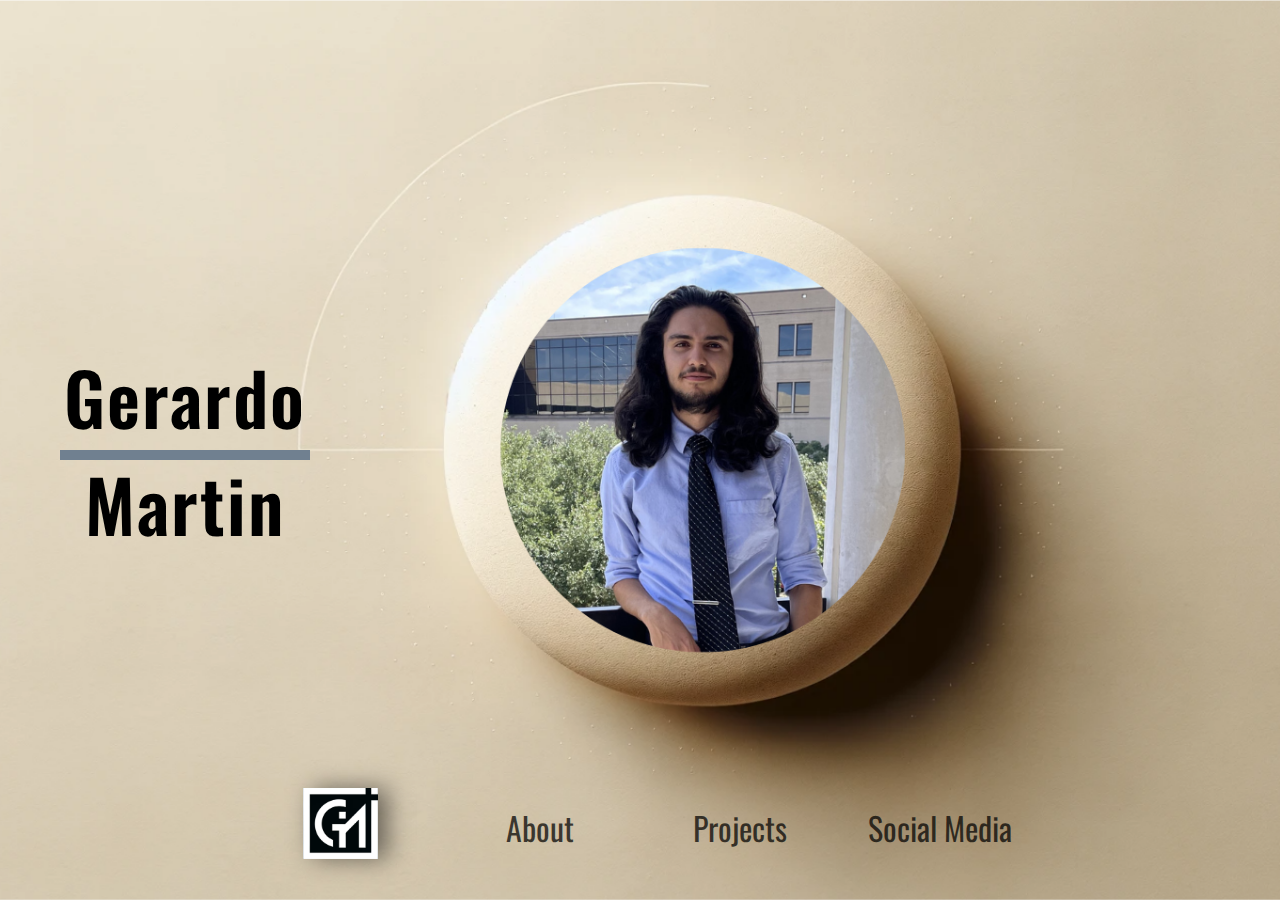
<file: index.html>
<!DOCTYPE html>
<html lang="en">

<head>
    <meta charset="UTF-8">
    <meta http-equiv="X-UA-Compatible" content="IE=edge">
    <meta name="viewport" content="width=device-width, initial-scale=1.0">
    <link rel="stylesheet" href="style.css">
    <title>Gerardo Martin</title>
</head>

<body>
    
    <nav>
        <ul>
            <li class="nav-link"><a href="index.html"><img id="logo" src="images/GM-logo-cropped.png" alt="logo"></a></li>
            <li class="nav-link"><a href="about.html">About</a></li>
            <li class="nav-link"><a href="projects.html">Projects</a></li>
            <li class="nav-link"><a>Social Media</a></li>
        </ul>
    </nav>

    <div class="background">
        <div class="home-container">
            <div class="name-container">
                <h2 id="first-name">Gerardo</h2>
                <h2>Martin</h2>
            </div>
        </div>
    </div>
    
    

</body>

</html>
</file>
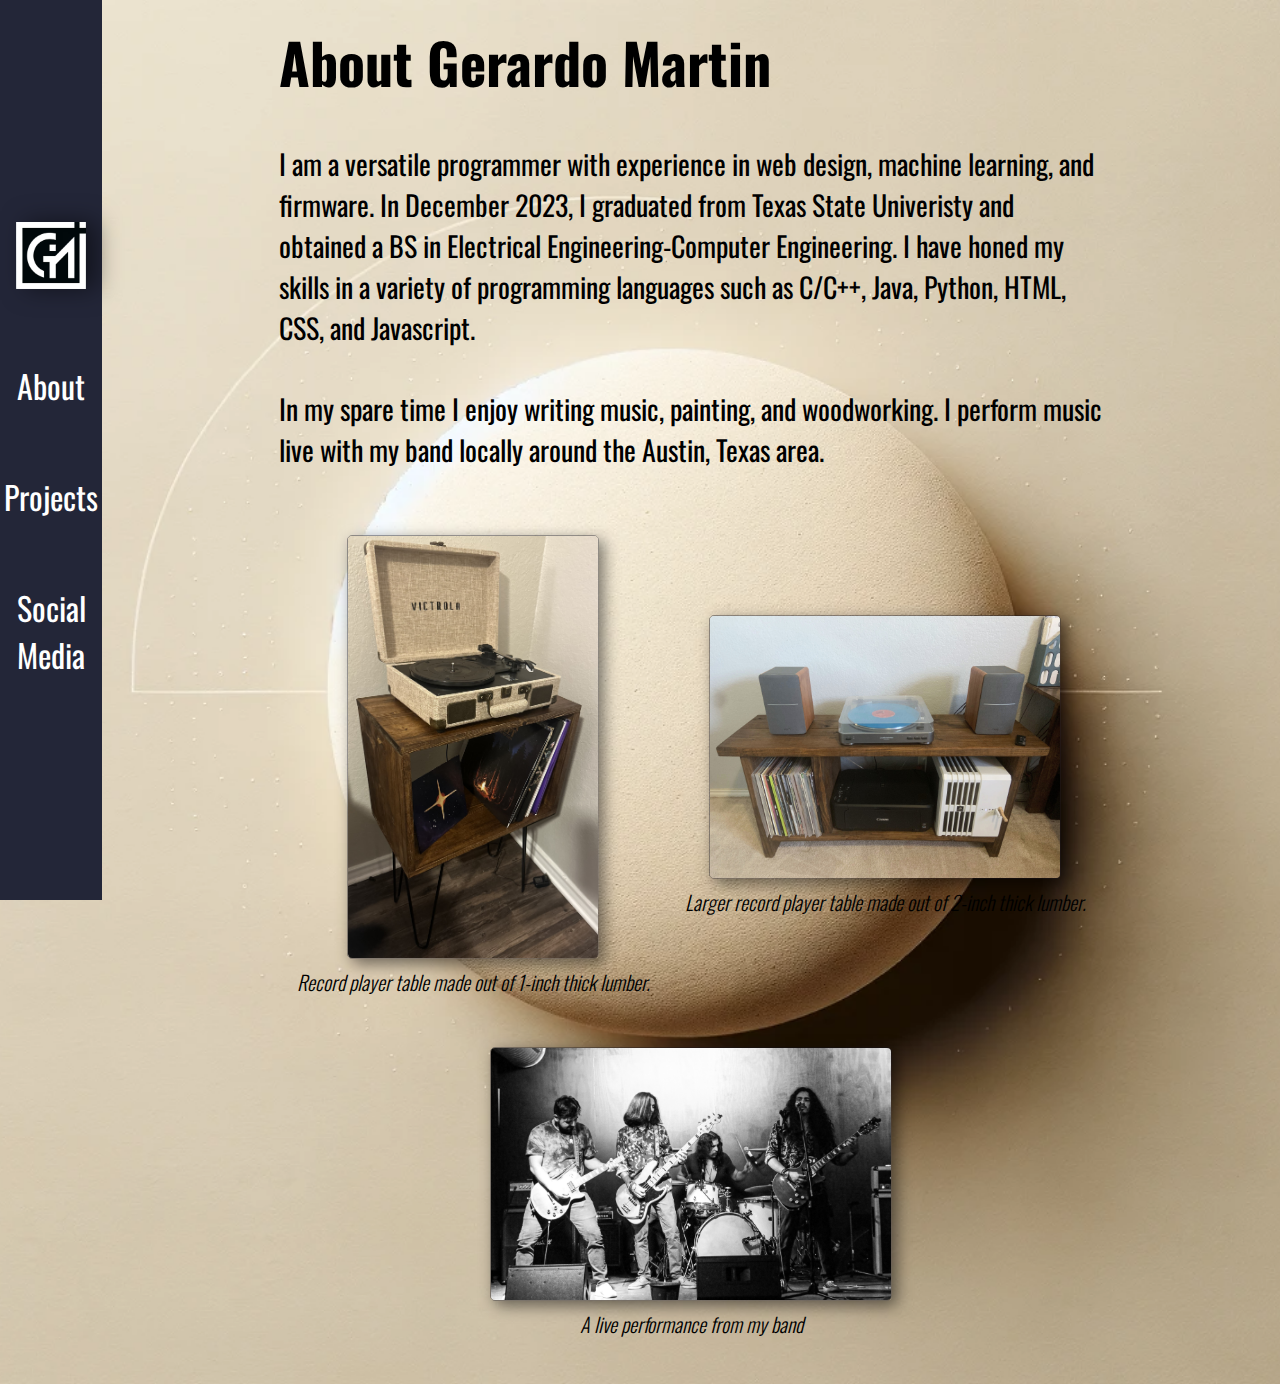
<file: about.html>
<!DOCTYPE html>
<html lang="en">
<head>
    <meta charset="UTF-8">
    <meta http-equiv="X-UA-Compatible" content="IE=edge">
    <meta name="viewport" content="width=device-width, initial-scale=1.0">
    <link rel="stylesheet" href="style.css">
    <title>About Gerardo Martin</title>
</head>
<body>

    <nav class="side-nav">
        <ul>
            <li class="nav-link"><a href="index.html"><img id="logo" src="images/GM-logo-cropped.png" alt="logo"></a></li>
            <li class="nav-link"><a href="about.html">About</a></li>
            <li class="nav-link"><a href="projects.html">Projects</a></li>
            <li class="nav-link"><a>Social Media</a></li>
        </ul>
    </nav>

    <div class="about-content">
        <h1 class="header">About Gerardo Martin</h1>
        <p>I am a versatile programmer with experience in web design, machine learning, and firmware. 
            In December 2023, I graduated from Texas State Univeristy and obtained a BS in Electrical Engineering-Computer Engineering. I have honed my skills in a variety of programming languages such as C/C++, Java,
            Python, HTML, CSS, and Javascript.
        </p>
        <p>In my spare time I enjoy writing music, painting, and woodworking. I perform music live with my band locally around the Austin, Texas area.</p>
        <div class="photo-grid">
            <div class="grid-item"><img src="images/record-player-table.jpg" alt="record-player-table" id="record-table">
                <p>Record player table made out of 1-inch thick lumber.</p>
            </div>
            <div class="grid-item"><img src="images/IMG_2690.jpg" alt="record-player-table" id="tito-record-table">
                <p>Larger record player table made out of 2-inch thick lumber.</p>
            </div>
            <div class="grid-item"><img src="images/IMG_4790.JPG" alt="band-performing" id="band">
                <p>A live performance from my band</p>
            </div>
            
            
            
        </div>
    </div>


    
</body>
</html>
</file>
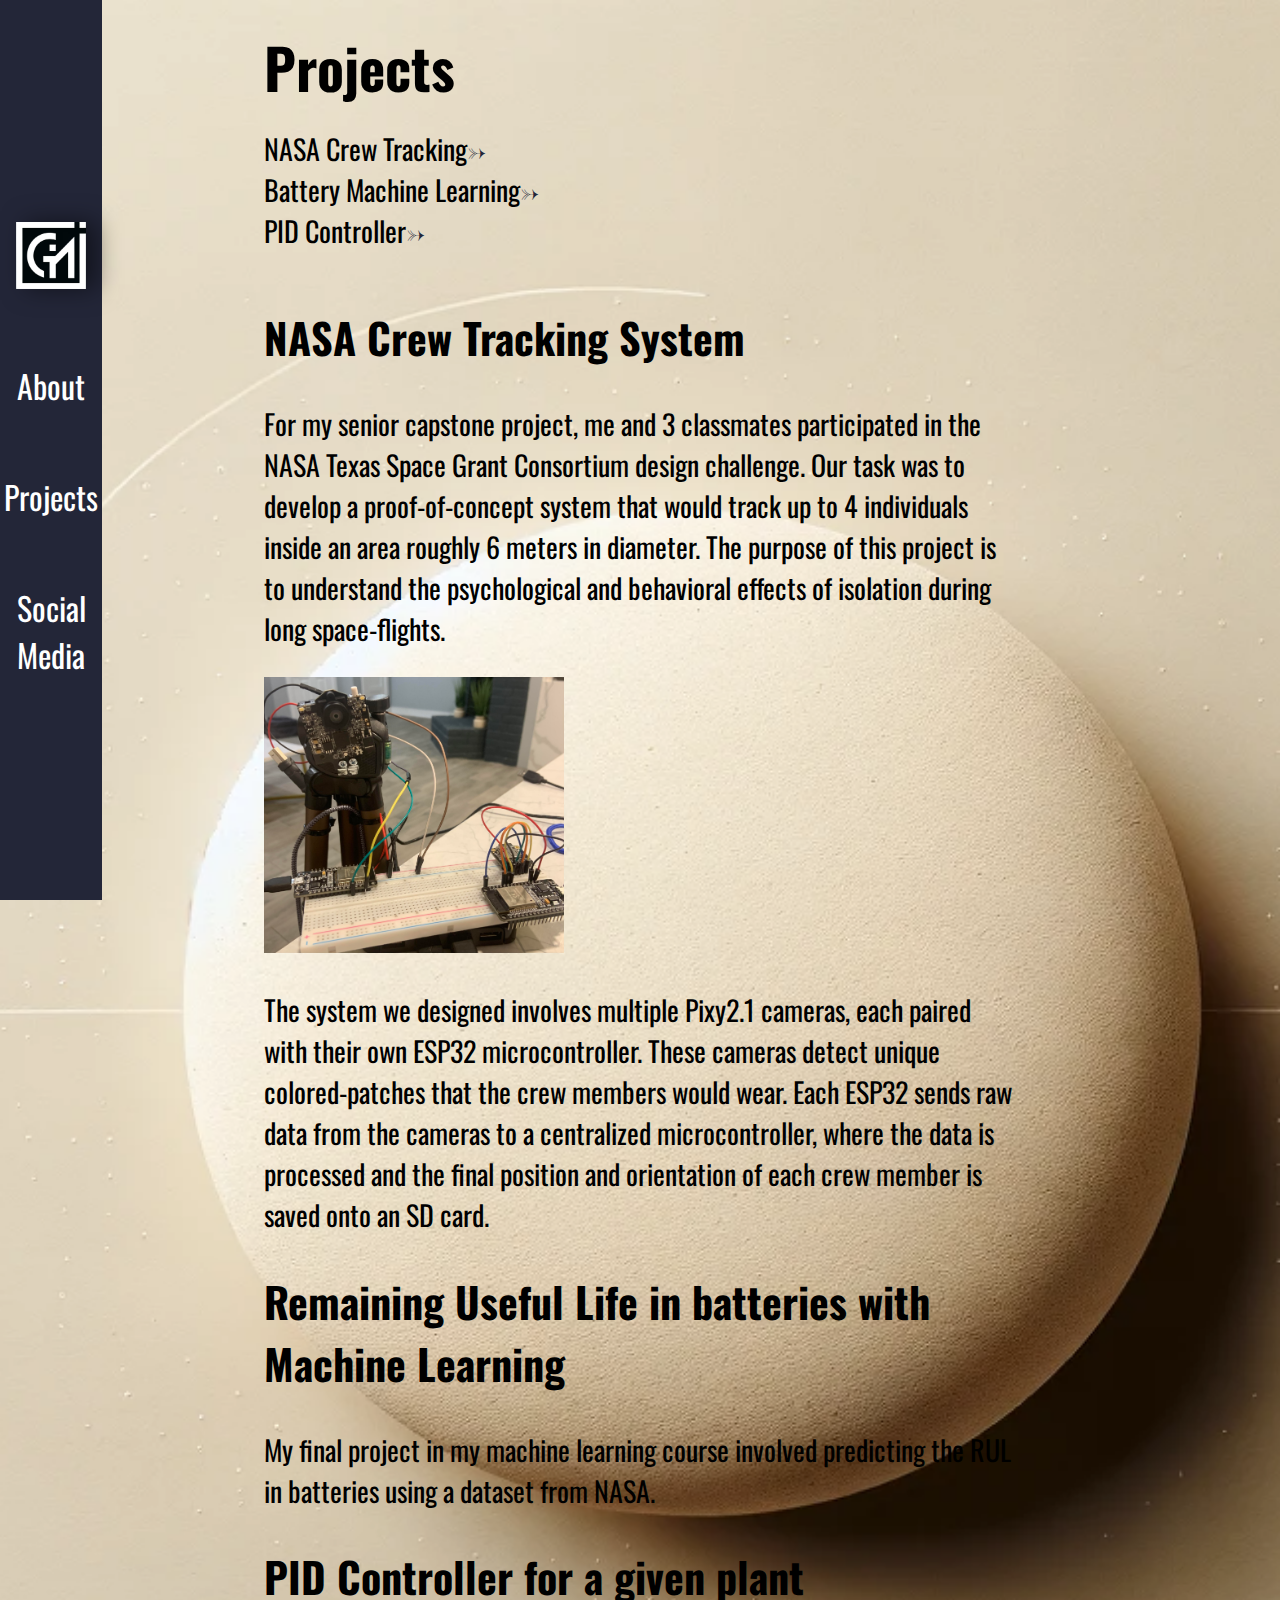
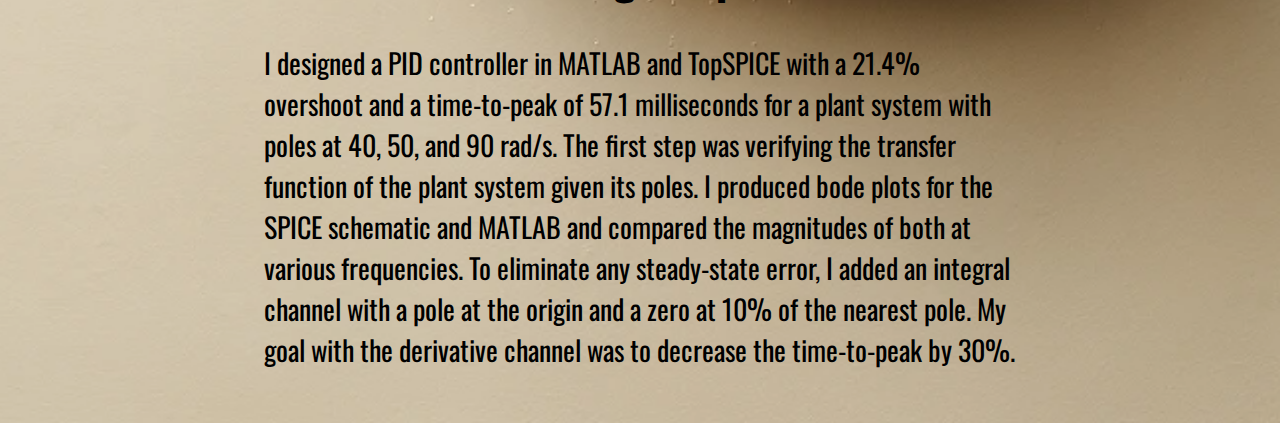
<file: projects.html>
<!DOCTYPE html>
<html lang="en">
<head>
    <meta charset="UTF-8">
    <meta http-equiv="X-UA-Compatible" content="IE=edge">
    <meta name="viewport" content="width=device-width, initial-scale=1.0">
    <link rel="stylesheet" href="style.css">
    <title>Gerardo Martin's Projects</title>
</head>
<body>
    <nav class="side-nav">
        <ul>
            <li class="nav-link"><a href="index.html"><img id="logo" src="images/GM-logo-cropped.png" alt="logo"></a></li>
            <li class="nav-link"><a href="about.html">About</a></li>
            <li class="nav-link"><a href="projects.html">Projects</a></li>
            <li class="nav-link"><a>Social Media</a></li>
        </ul>
    </nav>
    <div class="projects-container">
        <h1 class="header">Projects</h1>
        <div class="project-link-container">
            <div class="project-link">
                <p>NASA Crew Tracking</p>
                <a href="#NASA-tracking">
                    <div class="arrow">&rarr;</div>
                </a>
            </div>
            <div class="project-link">
                <p>Battery Machine Learning</p>
                <a href="#Battery-ML">
                    <div class="arrow">&rarr;</div>
                </a>
            </div>
            <div class="project-link">
                <p>PID Controller</p>
                <a href="#PID"><div class="arrow">&rarr;</div>
                </a>
                
            </div>
            
            
        </div>
        <div class="project-content">
            <div class="project">
                <h2 id="NASA-tracking">NASA Crew Tracking System</h2>
                <p>For my senior capstone project, me and 3 classmates participated in the NASA Texas Space Grant Consortium
                    design challenge. Our task was to develop a proof-of-concept system that would track
                    up to 4 individuals inside an area roughly 6 meters in diameter. The purpose of this project is to understand
                    the psychological and behavioral effects of isolation during long space-flights.
                </p>
                <img src="images/pixy_setup.jpg" alt="camera-setup" id="pixy-setup">
                <p>The system we designed involves multiple Pixy2.1 cameras, each paired with their own ESP32 microcontroller. 
                    These cameras detect unique colored-patches that the crew members would wear.
                    Each ESP32 sends raw data from the cameras to a centralized microcontroller, where the data is processed and the final
                    position and orientation of each crew member is saved onto an SD card.
                </p>
            </div>
            <div class="project">
                <h2 id="Battery-ML">Remaining Useful Life in batteries with Machine Learning</h2>
                <p>My final project in my machine learning course involved predicting the RUL in batteries using a dataset from NASA.</p>
            </div>
            <div class="project">
                <h2 id="PID">PID Controller for a given plant</h2>
                <p>I designed a PID controller in MATLAB and TopSPICE with a 21.4% 
                    overshoot and a time-to-peak of 57.1 milliseconds for a plant 
                    system with poles at 40, 50, and 90 rad/s. The first step was 
                    verifying the transfer function of the plant system given its poles. 
                    I produced bode plots for the SPICE schematic and MATLAB and 
                    compared the magnitudes of both at various frequencies. To eliminate 
                    any steady-state error, I added an integral channel with a pole 
                    at the origin and a zero at 10% of the nearest pole. My goal 
                    with the derivative channel was to decrease the time-to-peak 
                    by 30%.
                </p>
            </div>
        </div>
    </div>
</body>
</html>
</file>
<file: style.css>
@import url('https://fonts.googleapis.com/css2?family=Playfair+Display:wght@400;500&display=swap');
@import url('https://fonts.googleapis.com/css2?family=Oswald:wght@300;400;500&display=swap');

html {
    scroll-behavior: smooth;
}

:root{
    --primary-dark: #232638;
    --primary-light: #b6afab;
}

body {
    background-color: var(--primary-dark);
    margin: 0;
    box-sizing: border-box;
    overflow-x: hidden;
    font-family: 'Oswald', 'Playfair Display', serif, Georgia, Times, 'Times New Roman', serif;
}

a{
    text-decoration: none;
}

.container{
    background-color: var(--primary-light);
}

.header {
    margin: 0;
    padding-inline: 15%;
}

/******************************************************
* NAVIGATION
*******************************************************/
nav {
    width: 100vw;
    position: absolute;
    bottom: 0;
    z-index: 1;
}

nav ul {
    margin: auto;
    padding: 0;
    display: grid;
    grid-template-columns: repeat(4, 200px);
    justify-content: center;
    align-items: center;
    color: rgba(0, 0, 0, 0.719);
}

nav ul li {
    
    list-style: none;
    text-align: center;
    padding: 2rem 0;
    font-size: 2rem;
}

.nav-link a{
    color: rgba(0, 0, 0, 0.719);
}

.nav-link a:hover{
    color: gray;
}

.content-grid {
    display: grid;
    text-align: center;

}

.mobile-nav{
    display: none;
}

#logo{
    width: clamp(60px, 75%, 75px);
    box-shadow: 10px 0px 25px rgba(0, 0, 0, 0.5);
}

/******************************************************
* HOME
*******************************************************/
.home-container{
    display: flex;
    align-items: center;
    overflow-y: hidden;
    min-height: 100vh;
    text-align: center;
}

.background {
    background-image: url(images/background-photo.png);
    background-position: center;
    background-repeat: no-repeat;
    background-size: cover;
    height: 100vh;
    overflow-y: hidden;
    position: relative;
}

.home-content {
    display: flex;
    margin: 200px 0;
}

.name-container{
    display: block;
    margin: auto 0;
    font-size: 3rem;
    padding: 0 5vw;
}

.name-container h2{
    margin: 0;
    font-weight: 600;
    letter-spacing: 2px;
    transition: 0.5s ease-in-out;
}

.portrait-container{
    position: relative;
    display: flex;
    justify-content: center;
    align-items: center;
}

.portrait-container>img{
    width: clamp(350px, 20vw, 750px);
    border-radius: 50%;
    z-index: 1;
    box-shadow: 10px 0px 25px 15px rgba(0, 0, 0, 0.719);
}

#first-name {
    position: relative;
}

#first-name::after {
    content: '';
    width: 250px;
    height: 10px;
    background-color: slategray;
    display: block;
    position: absolute;
    left: 50%;
    transform: translate(-50%, 0%);
}

/******************************************************
* ABOUT
*******************************************************/
.side-nav {
    position: fixed;
    height: 100vh;
    width: 8vw;
    display: grid;
    grid-template-columns: min-content;
    justify-content: center;
    background-color: var(--primary-dark);
}

.side-nav ul {
    display: flex;
    flex-direction: column;
}

.side-nav a {
    color: white;
}

.about-content{
    background-image: url(images/beige-wallpaper.png);
    background-position: center;
    background-repeat: no-repeat;
    background-size: cover;
    font-size: clamp(24px, 4vw, 28px);
    padding-left: 8vw;
    min-height: 100vh;
}

.about-content > *{
    margin: 0;
    padding-inline: 15%;
    padding-block: 20px;
}

.photo-grid {
    display: flex;
    flex-wrap: wrap;
    justify-content: space-around;
    align-items: center;
}

.grid-item {
    margin: 25px 5px;
    text-align: center;
}

.grid-item > img {
    border: 1px solid rgba(15, 15, 26, 0.432);
    border-radius: 5px;
    box-shadow: 5px 5px 15px 0px rgba(0, 0, 0, 0.5);
}

.grid-item > p {
    margin: 0;
    font-weight: 300;
    font-style: italic;
    font-size: clamp(12px, 5vh, 20px);
}

#record-table {
    width: clamp(250px, 8vw, 500px);
}

#tito-record-table {
    width: clamp(350px, 8vw, 500px);
}

#band {
    width: clamp(400px, 8vw, 500px);
}

/******************************************************
* PROJECTS
*******************************************************/
.projects-container {
    margin: 0;
    padding-block: 25px;
    padding-inline: 8vw;
    font-size: clamp(24px, 4vw, 28px);
    min-height: 100vh;
    background-image: url(images/beige-wallpaper.png);
    background-position: center;
    background-repeat: no-repeat;
    background-size: cover;
}

.project-link-container {
    padding-block: 20px;
    display: block;
    padding-inline: 15%;
}

.project-link-container a{
    color: #232638;
}

.project-link {
    display: flex;
}

.project-link p {
    margin: 0;
}

.project-content {
    padding-inline: 15%;
}

#pixy-setup {
    width: clamp(300px, 8vw, 500px);
}

/******************************************************
* MEDIA QUERIES
*******************************************************/
@media (max-width: 1000px){
nav {
    height: 75px;
    background-color: var(--primary-dark);
    top: 0;
}

nav ul{
    height: 75px;
    width: 100vw;
    display: flex;
    justify-content: space-around;
    align-items: center;
    color: whitesmoke;
}

nav ul li {
    font-size: 1.5rem;
    padding: 0;
}

.nav-link a {
    color: whitesmoke;
}

.side-nav {
    width: 100vw;
    height: 75px;
}

.side-nav ul {
    display: grid;
    grid-template-columns: repeat(4, 50px);
}

#logo {
    width: 60px;
}

.name-container {
    margin: 0;
    padding: 0;
    position: absolute;
    bottom: 0;
    left: 25%;
}

.about-content{
    padding: 75px 0;
    margin: 0;
}

.projects-container {
    padding: 75px 0;
}

}
</file>
